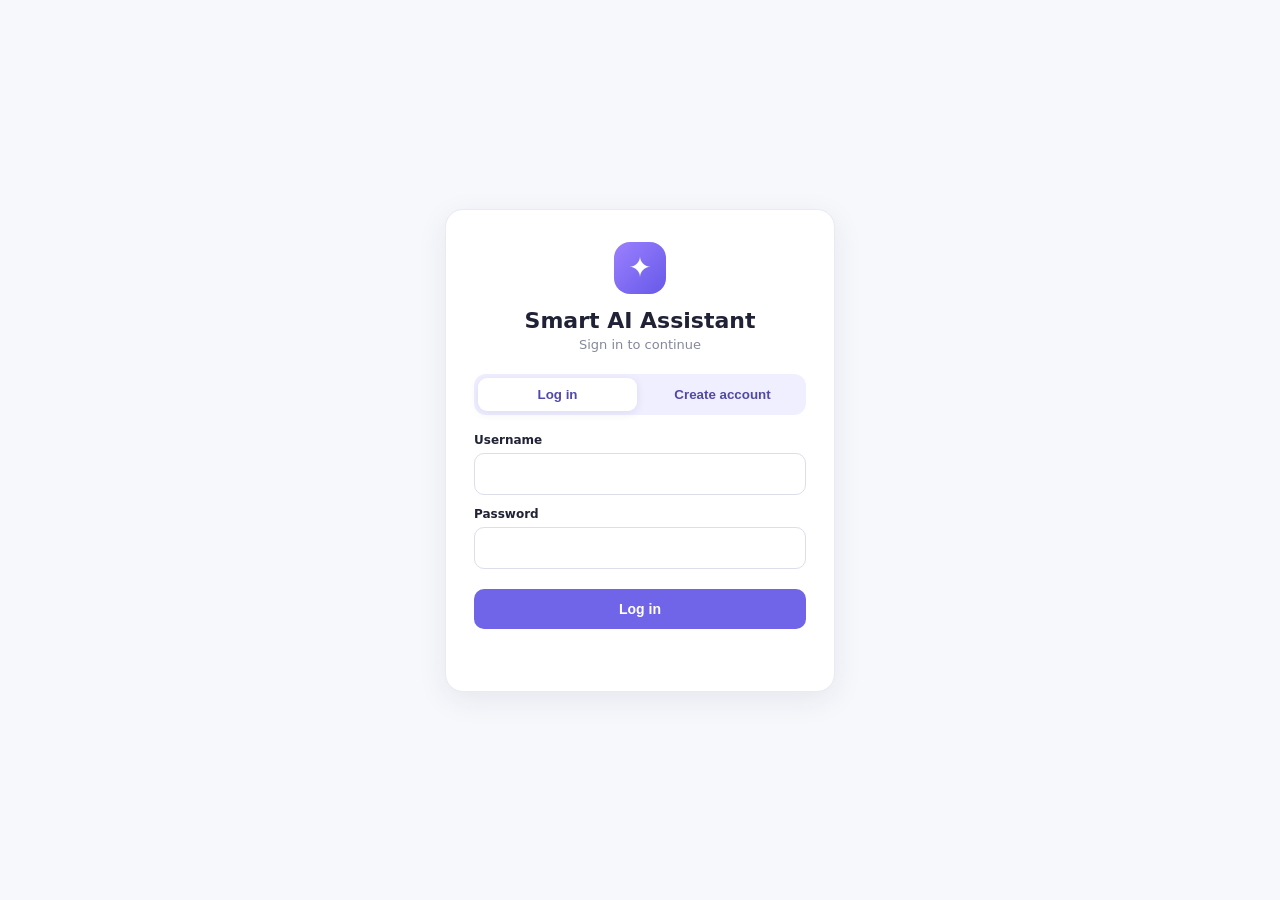
<file: templates/auth.html>
<!DOCTYPE html>
<html lang="en">
<head>
    <meta charset="UTF-8">
    <meta name="viewport" content="width=device-width, initial-scale=1.0">
    <title>Smart AI Assistant - Sign in</title>
    <style>
        * { box-sizing: border-box; margin: 0; padding: 0; }
        body {
            min-height: 100vh;
            display: grid;
            place-items: center;
            padding: 20px;
            font-family: system-ui, -apple-system, "Segoe UI", sans-serif;
            background: #f7f8fc;
            color: #202236;
        }
        .card {
            width: 100%;
            max-width: 390px;
            padding: 32px 28px;
            background: #fff;
            border: 1px solid #e9eaf2;
            border-radius: 18px;
            box-shadow: 0 8px 30px rgba(30, 33, 65, 0.08);
        }
        .logo {
            width: 52px; height: 52px;
            margin: 0 auto 14px;
            display: grid; place-items: center;
            border-radius: 16px;
            color: #fff; font-size: 28px;
            background: linear-gradient(135deg, #9c80ff, #6659e8);
        }
        h1 { text-align: center; font-size: 22px; margin-bottom: 4px; }
        .sub { text-align: center; color: #85889c; font-size: 13px; margin-bottom: 22px; }
        .tabs { display: flex; gap: 6px; padding: 4px; margin-bottom: 18px; background: #f0efff; border-radius: 12px; }
        .tabs button {
            flex: 1; padding: 9px; border: 0; border-radius: 9px;
            background: transparent; color: #5149a7; font-weight: 600; cursor: pointer;
        }
        .tabs button.active { background: #fff; box-shadow: 0 2px 8px rgba(80, 70, 160, .12); }
        label { display: block; font-size: 12px; font-weight: 600; margin: 12px 0 6px; }
        input {
            width: 100%; padding: 12px 13px; font-size: 14px;
            border: 1px solid #dcdeea; border-radius: 10px; outline: none;
        }
        input:focus { border-color: #7065e8; }
        .submit {
            width: 100%; margin-top: 20px; padding: 12px;
            border: 0; border-radius: 10px; cursor: pointer;
            background: #7065e8; color: #fff; font-size: 14px; font-weight: 700;
        }
        .submit:hover { background: #5b50d4; }
        .submit:disabled { opacity: .6; cursor: not-allowed; }
        .error { min-height: 18px; margin-top: 12px; color: #c44343; font-size: 13px; text-align: center; }
    </style>
</head>
<body>
    <main class="card">
        <div class="logo">&#10022;</div>
        <h1>Smart AI Assistant</h1>
        <p class="sub">Sign in to continue</p>

        <div class="tabs">
            <button type="button" id="tabLogin" class="active">Log in</button>
            <button type="button" id="tabRegister">Create account</button>
        </div>

        <form id="authForm">
            <label for="username">Username</label>
            <input id="username" name="username" autocomplete="username" required minlength="3" maxlength="30">

            <label for="password">Password</label>
            <input id="password" name="password" type="password" autocomplete="current-password" required minlength="8" maxlength="128">

            <button type="submit" class="submit" id="submitBtn">Log in</button>
            <p class="error" id="errorBox" role="alert"></p>
        </form>
    </main>

    <script>
        let mode = "login";

        const tabLogin = document.getElementById("tabLogin");
        const tabRegister = document.getElementById("tabRegister");
        const submitBtn = document.getElementById("submitBtn");
        const errorBox = document.getElementById("errorBox");
        const passwordInput = document.getElementById("password");

        function setMode(next) {
            mode = next;
            tabLogin.classList.toggle("active", mode === "login");
            tabRegister.classList.toggle("active", mode === "register");
            submitBtn.textContent = mode === "login" ? "Log in" : "Create account";
            passwordInput.autocomplete = mode === "login" ? "current-password" : "new-password";
            errorBox.textContent = "";
        }

        tabLogin.addEventListener("click", () => setMode("login"));
        tabRegister.addEventListener("click", () => setMode("register"));

        document.getElementById("authForm").addEventListener("submit", async (event) => {
            event.preventDefault();
            errorBox.textContent = "";
            submitBtn.disabled = true;

            try {
                const response = await fetch(`/api/${mode}`, {
                    method: "POST",
                    headers: { "Content-Type": "application/json" },
                    body: JSON.stringify({
                        username: document.getElementById("username").value,
                        password: passwordInput.value
                    })
                });

                let data = {};
                try { data = await response.json(); } catch (_) {}

                if (!response.ok) {
                    throw new Error(data.error || "Something went wrong.");
                }

                window.location.href = "/";
            } catch (error) {
                errorBox.textContent = error.message;
            } finally {
                submitBtn.disabled = false;
            }
        });
    </script>
</body>
</html>
</file>
